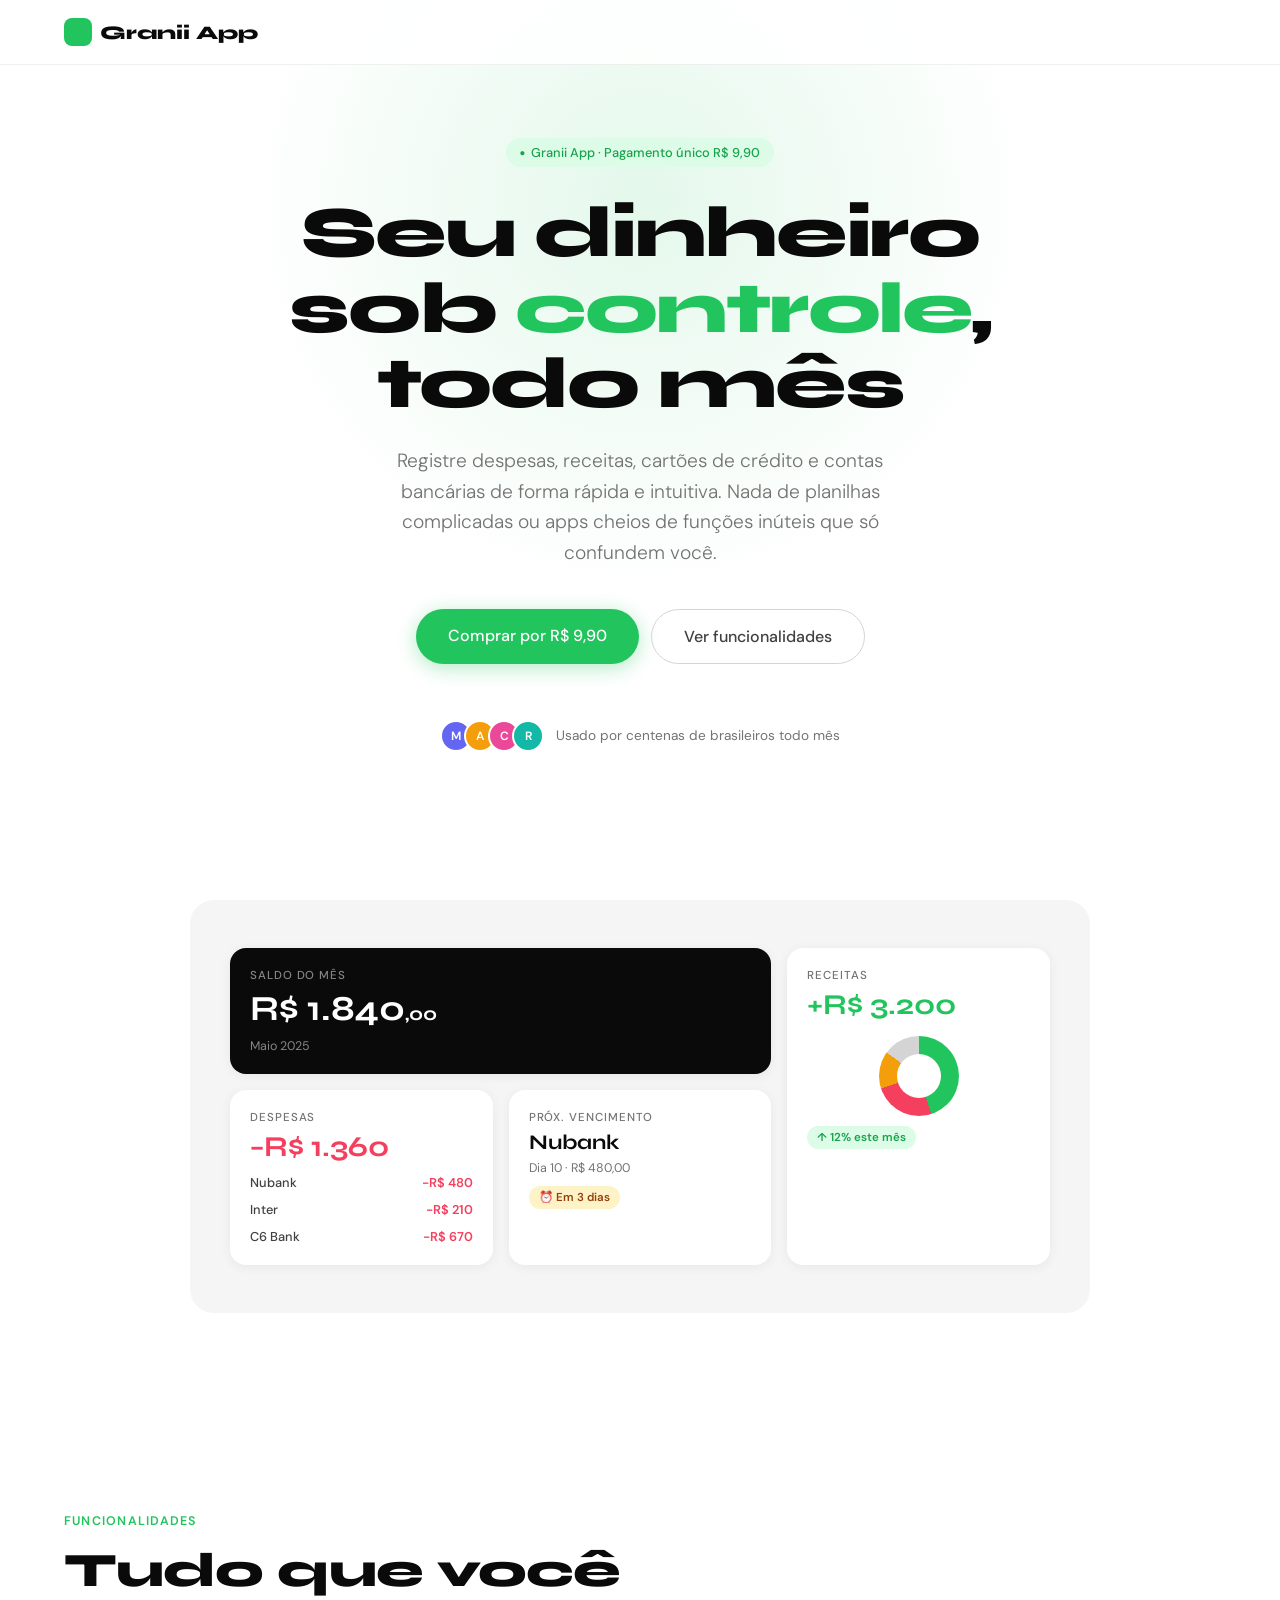
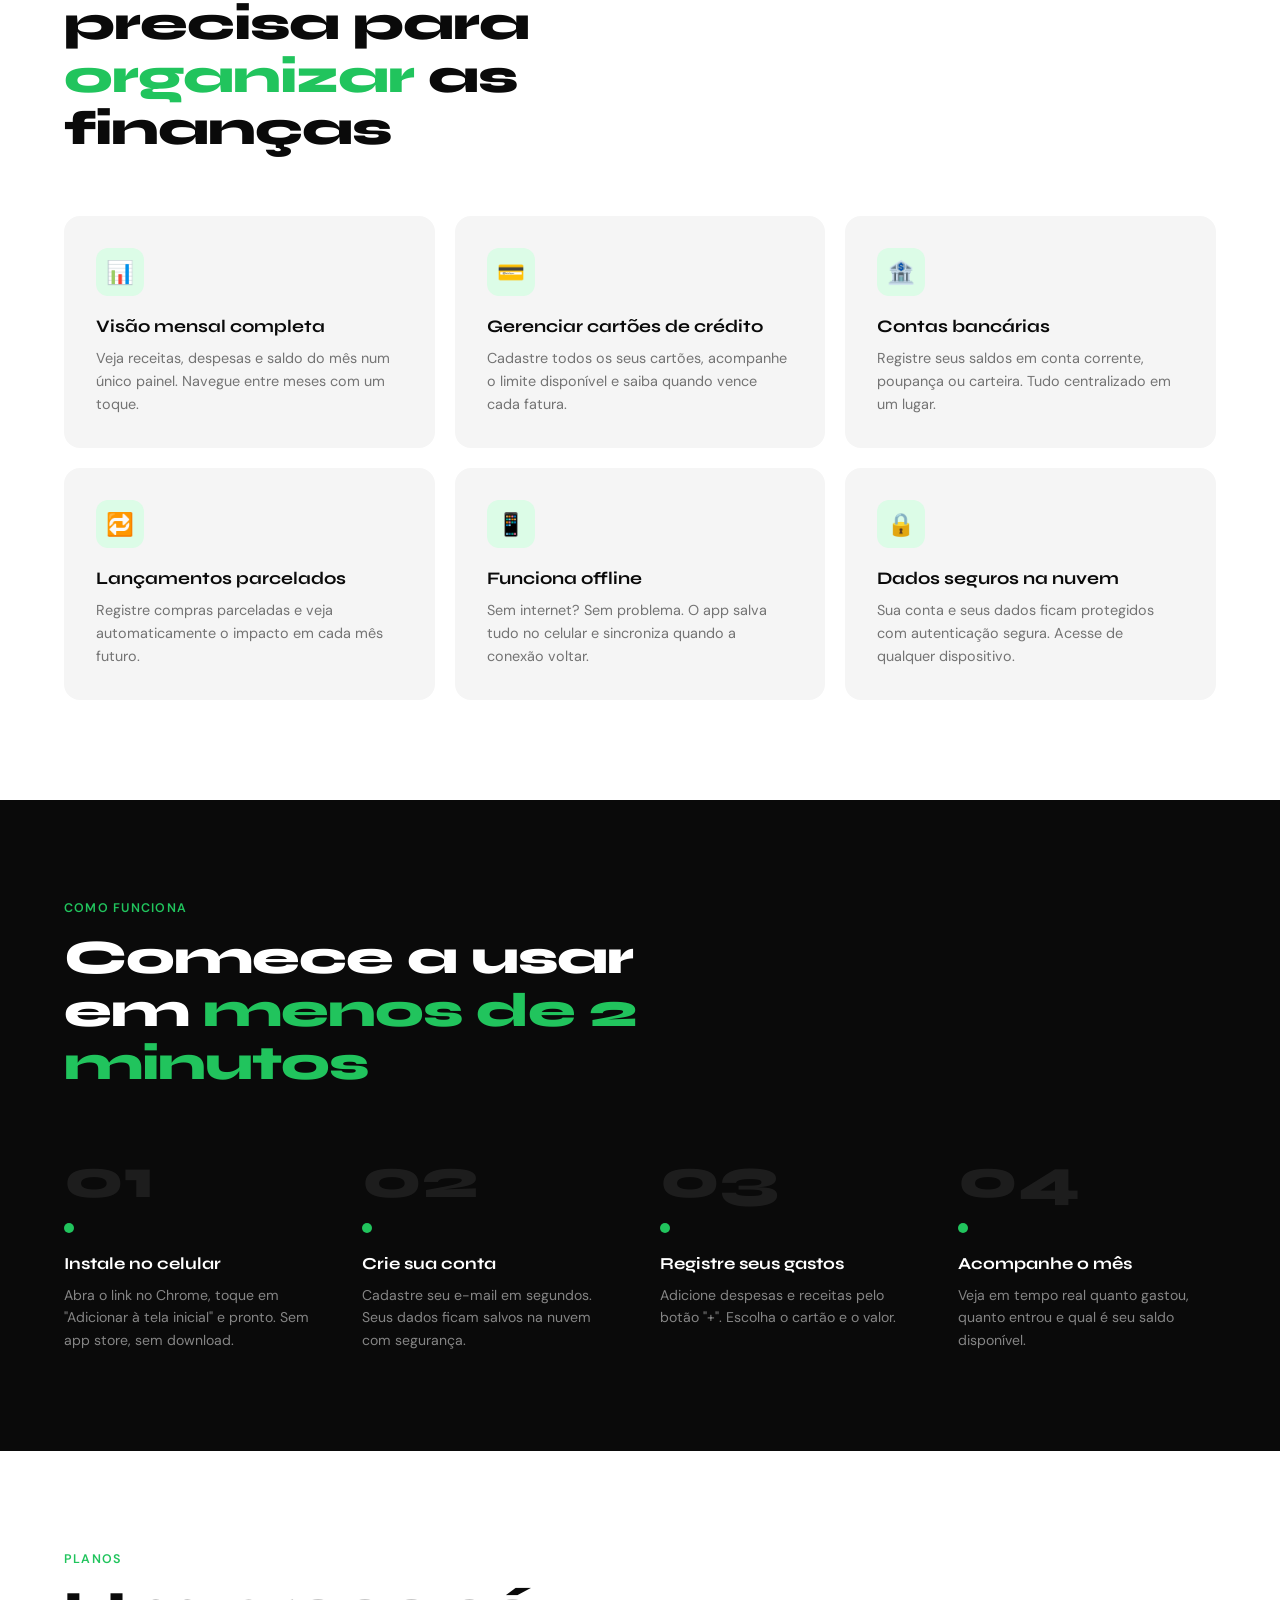
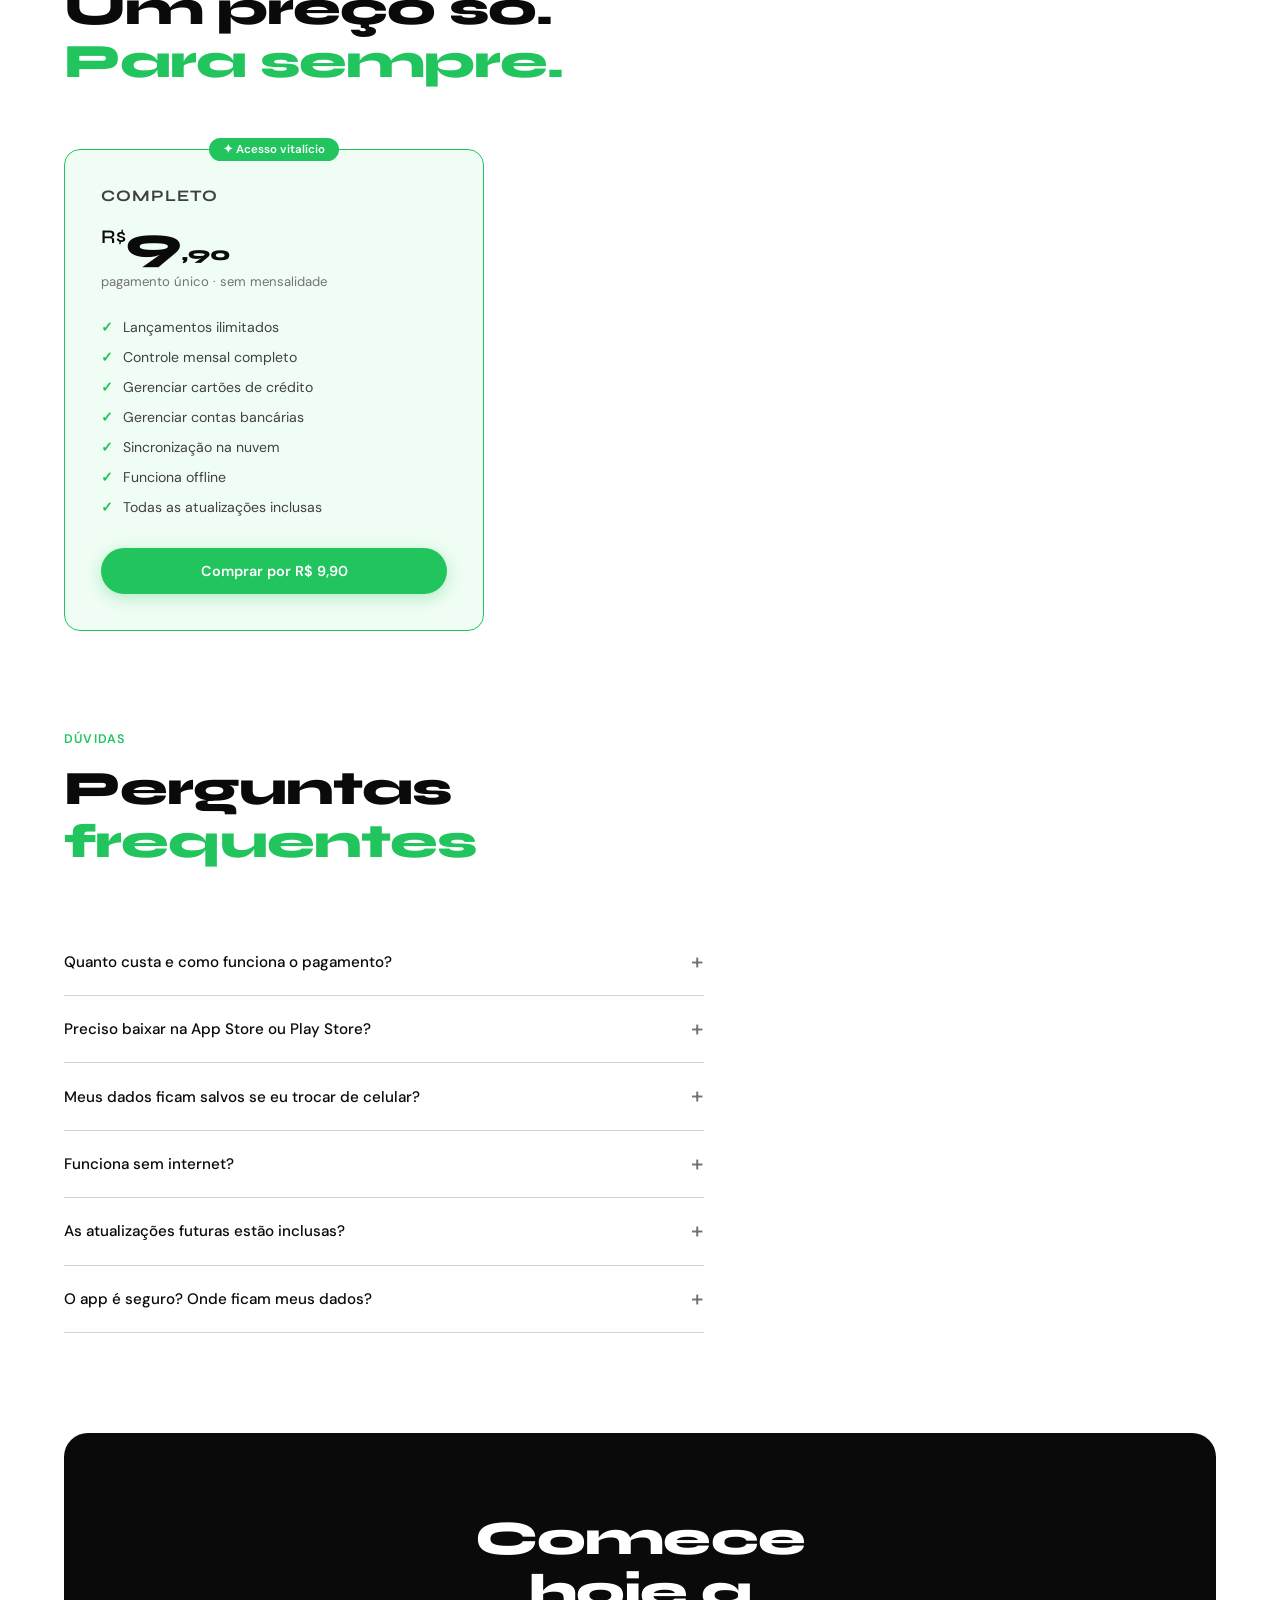
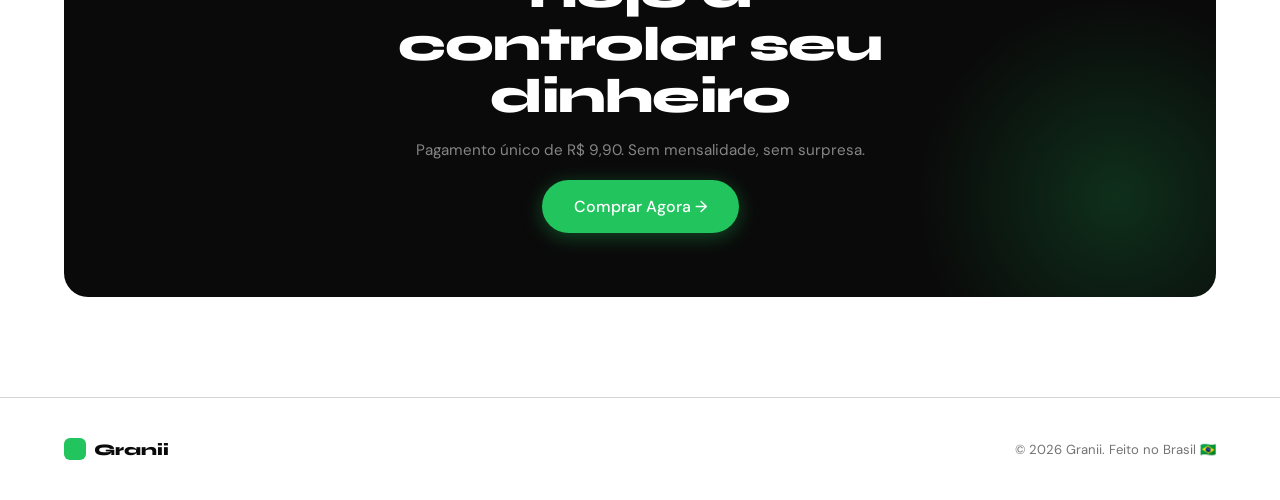
<file: pagina.html>
<!DOCTYPE html>
<html lang="pt-BR">
<head>
  <meta charset="UTF-8" />
  <meta name="viewport" content="width=device-width, initial-scale=1.0, maximum-scale=1.0, user-scalable=no" />
  <script src="js/disable-zoom.js"></script>
  <title>Granii — Controle seu dinheiro de verdade</title>
  <meta name="description" content="O app brasileiro para controlar gastos mensais, cartões de crédito e contas bancárias. Simples, rápido e funciona no celular." />
  <link href="https://fonts.googleapis.com/css2?family=Syne:wght@400;600;700;800&family=DM+Sans:wght@300;400;500&display=swap" rel="stylesheet">
  <style>
    *, *::before, *::after { box-sizing: border-box; margin: 0; padding: 0; }

    :root {
      --green: #21c45d;
      --green-dark: #17a34a;
      --green-light: #dcfce7;
      --green-xlight: #f0fdf4;
      --black: #0a0a0a;
      --gray-1: #171717;
      --gray-2: #404040;
      --gray-3: #737373;
      --gray-4: #d4d4d4;
      --gray-5: #f5f5f5;
      --white: #ffffff;
      --radius: 16px;
      --radius-sm: 10px;
    }

    html { scroll-behavior: smooth; }

    body {
      font-family: 'DM Sans', sans-serif;
      background: var(--white);
      color: var(--black);
      overflow-x: hidden;
    }

    /* ── NAV ── */
    nav {
      position: fixed;
      top: 0; left: 0; right: 0;
      z-index: 100;
      display: flex;
      justify-content: space-between;
      align-items: center;
      padding: 18px 5%;
      background: rgba(255,255,255,0.85);
      backdrop-filter: blur(12px);
      border-bottom: 1px solid rgba(0,0,0,0.06);
    }

    .nav-logo {
      font-family: 'Syne', sans-serif;
      font-weight: 800;
      font-size: 1.2rem;
      color: var(--black);
      text-decoration: none;
      display: flex;
      align-items: center;
      gap: 8px;
    }

    .nav-logo span {
      display: inline-block;
      width: 28px; height: 28px;
      background: var(--green);
      border-radius: 8px;
    }

    .nav-cta {
      background: var(--black);
      color: var(--white);
      padding: 10px 22px;
      border-radius: 50px;
      font-size: 0.85rem;
      font-weight: 500;
      text-decoration: none;
      transition: background 0.2s;
    }

    .nav-cta:hover { background: var(--green-dark); background: var(--green); }

    /* ── HERO ── */
.hero {
  min-height: 100vh;
  display: flex;
  flex-direction: column;
  justify-content: center;
  align-items: center;
  text-align: center;
  padding: 0 5% 10px;  /* sem padding-top */
  position: relative;
  overflow: hidden;
}

    .hero::before {
      content: '';
      position: absolute;
      top: -200px; left: 50%;
      transform: translateX(-50%);
      width: 800px; height: 800px;
      background: radial-gradient(circle, rgba(33,196,93,0.12) 0%, transparent 70%);
      pointer-events: none;
    }

    .hero-badge {
      display: inline-flex;
      align-items: center;
      gap: 6px;
      background: var(--green-light);
      color: var(--green-dark);
      padding: 6px 14px;
      border-radius: 50px;
      font-size: 0.8rem;
      font-weight: 500;
      margin-bottom: 28px;
      animation: fadeUp 0.6s ease both;
    }

    .hero-badge::before {
      content: '●';
      font-size: 0.6rem;
      animation: pulse 1.5s infinite;
    }

    @keyframes pulse {
      0%, 100% { opacity: 1; }
      50% { opacity: 0.3; }
    }

    h1 {
      font-family: 'Syne', sans-serif;
      font-weight: 800;
      font-size: clamp(2.4rem, 6vw, 4.5rem);
      line-height: 1.05;
      letter-spacing: -0.03em;
      color: var(--black);
      max-width: 800px;
      margin-bottom: 24px;
      animation: fadeUp 0.6s 0.1s ease both;
    }

    h1 em {
      font-style: normal;
      color: var(--green);
    }

    .hero-sub {
      font-size: clamp(1rem, 2vw, 1.2rem);
      color: var(--gray-3);
      max-width: 520px;
      line-height: 1.6;
      margin-bottom: 40px;
      font-weight: 300;
      animation: fadeUp 0.6s 0.2s ease both;
    }

    .hero-actions {
      display: flex;
      gap: 12px;
      flex-wrap: wrap;
      justify-content: center;
      animation: fadeUp 0.6s 0.3s ease both;
    }

    .btn-primary {
      background: var(--green);
      color: white;
      padding: 16px 32px;
      border-radius: 50px;
      font-size: 1rem;
      font-weight: 500;
      text-decoration: none;
      transition: all 0.2s;
      box-shadow: 0 4px 20px rgba(33,196,93,0.35);
    }

    .btn-primary:hover {
      background: var(--green-dark);
      transform: translateY(-2px);
      box-shadow: 0 8px 28px rgba(33,196,93,0.4);
    }

    .btn-secondary {
      background: transparent;
      color: var(--gray-2);
      padding: 16px 32px;
      border-radius: 50px;
      font-size: 1rem;
      font-weight: 500;
      text-decoration: none;
      border: 1.5px solid var(--gray-4);
      transition: all 0.2s;
    }

    .btn-secondary:hover {
      border-color: var(--gray-2);
      color: var(--black);
    }

    .hero-social {
      margin-top: 56px;
      display: flex;
      align-items: center;
      gap: 12px;
      font-size: 0.85rem;
      color: var(--gray-3);
      animation: fadeUp 0.6s 0.4s ease both;
    }

    .avatars {
      display: flex;
    }

    .avatars span {
      width: 32px; height: 32px;
      border-radius: 50%;
      border: 2px solid white;
      margin-left: -8px;
      display: inline-block;
      font-size: 0.75rem;
      display: flex;
      align-items: center;
      justify-content: center;
      font-weight: 600;
      color: white;
    }

    .avatars span:nth-child(1) { background: #6366f1; margin-left: 0; }
    .avatars span:nth-child(2) { background: #f59e0b; }
    .avatars span:nth-child(3) { background: #ec4899; }
    .avatars span:nth-child(4) { background: #14b8a6; }

    /* ── MOCKUP ── */
    .mockup-section {
      padding: 0 5% 100px;
      display: flex;
      justify-content: center;
    }

    .mockup-wrapper {
      position: relative;
      width: 100%;
      max-width: 900px;
    }

    .mockup-bg {
      background: var(--gray-5);
      border-radius: 24px;
      padding: 48px 40px;
      display: grid;
      grid-template-columns: 1fr 1fr 1fr;
      gap: 16px;
      animation: fadeUp 0.8s 0.5s ease both;
    }

    .mock-card {
      background: white;
      border-radius: var(--radius);
      padding: 20px;
      box-shadow: 0 2px 12px rgba(0,0,0,0.06);
    }

    .mock-card.featured {
      grid-column: span 2;
      background: var(--black);
      color: white;
    }

    .mock-card.tall {
      grid-row: span 2;
    }

    .mock-label {
      font-size: 0.72rem;
      font-weight: 500;
      text-transform: uppercase;
      letter-spacing: 0.08em;
      color: var(--gray-3);
      margin-bottom: 8px;
    }

    .mock-card.featured .mock-label { color: rgba(255,255,255,0.5); }

    .mock-value {
      font-family: 'Syne', sans-serif;
      font-size: 1.8rem;
      font-weight: 700;
      color: var(--black);
      line-height: 1;
    }

    .mock-card.featured .mock-value { color: white; font-size: 2.2rem; }

    .mock-value.green { color: var(--green); }
    .mock-value.red { color: #f43f5e; }

    .mock-bar-row {
      margin-top: 16px;
      display: flex;
      flex-direction: column;
      gap: 8px;
    }

    .mock-bar-item {
      display: flex;
      align-items: center;
      gap: 8px;
      font-size: 0.78rem;
      color: rgba(255,255,255,0.7);
    }

    .mock-bar-track {
      flex: 1;
      height: 4px;
      background: rgba(255,255,255,0.15);
      border-radius: 2px;
      overflow: hidden;
    }

    .mock-bar-fill {
      height: 100%;
      background: var(--green);
      border-radius: 2px;
    }

    .mock-list {
      margin-top: 12px;
      display: flex;
      flex-direction: column;
      gap: 10px;
    }

    .mock-list-item {
      display: flex;
      justify-content: space-between;
      align-items: center;
      font-size: 0.8rem;
    }

    .mock-list-item .name { color: var(--gray-2); font-weight: 500; }
    .mock-list-item .val { font-weight: 600; color: var(--black); }
    .mock-list-item .val.neg { color: #f43f5e; }

    .mock-donut {
      width: 80px; height: 80px;
      border-radius: 50%;
      background: conic-gradient(var(--green) 0% 45%, #f43f5e 45% 70%, #f59e0b 70% 85%, var(--gray-4) 85% 100%);
      margin: 16px auto 0;
      position: relative;
    }

    .mock-donut::after {
      content: '';
      position: absolute;
      inset: 18px;
      background: white;
      border-radius: 50%;
    }

    .mock-tag {
      display: inline-flex;
      align-items: center;
      gap: 4px;
      background: var(--green-light);
      color: var(--green-dark);
      padding: 4px 10px;
      border-radius: 50px;
      font-size: 0.72rem;
      font-weight: 600;
      margin-top: 10px;
    }

    /* ── FEATURES ── */
    .section {
      padding: 100px 5%;
    }

    .section-label {
      font-size: 0.78rem;
      font-weight: 600;
      text-transform: uppercase;
      letter-spacing: 0.1em;
      color: var(--green);
      margin-bottom: 16px;
    }

    h2 {
      font-family: 'Syne', sans-serif;
      font-size: clamp(1.8rem, 4vw, 3rem);
      font-weight: 800;
      line-height: 1.1;
      letter-spacing: -0.02em;
      color: var(--black);
      max-width: 600px;
      margin-bottom: 60px;
    }

    h2 em { font-style: normal; color: var(--green); }

    .features-grid {
      display: grid;
      grid-template-columns: repeat(auto-fit, minmax(280px, 1fr));
      gap: 20px;
    }

    .feature-card {
      background: var(--gray-5);
      border-radius: var(--radius);
      padding: 32px;
      transition: transform 0.2s;
    }

    .feature-card:hover { transform: translateY(-4px); }

    .feature-icon {
      width: 48px; height: 48px;
      background: var(--green-light);
      border-radius: 12px;
      display: flex;
      align-items: center;
      justify-content: center;
      font-size: 1.4rem;
      margin-bottom: 20px;
    }

    .feature-card h3 {
      font-family: 'Syne', sans-serif;
      font-size: 1.1rem;
      font-weight: 700;
      margin-bottom: 10px;
      color: var(--black);
    }

    .feature-card p {
      font-size: 0.9rem;
      color: var(--gray-3);
      line-height: 1.6;
    }

    /* ── HOW IT WORKS ── */
    .how-section {
      padding: 100px 5%;
      background: var(--black);
      color: white;
    }

    .how-section .section-label { color: var(--green); }
    .how-section h2 { color: white; }

    .steps {
      display: grid;
      grid-template-columns: repeat(auto-fit, minmax(220px, 1fr));
      gap: 40px;
      counter-reset: steps;
    }

    .step {
      counter-increment: steps;
      position: relative;
      padding-left: 0;
    }

    .step-num {
      font-family: 'Syne', sans-serif;
      font-size: 3.5rem;
      font-weight: 800;
      color: rgba(255,255,255,0.08);
      line-height: 1;
      margin-bottom: 16px;
    }

    .step h3 {
      font-family: 'Syne', sans-serif;
      font-size: 1.05rem;
      font-weight: 700;
      color: white;
      margin-bottom: 10px;
    }

    .step p {
      font-size: 0.88rem;
      color: rgba(255,255,255,0.5);
      line-height: 1.6;
    }

    .step-dot {
      width: 10px; height: 10px;
      background: var(--green);
      border-radius: 50%;
      margin-bottom: 20px;
    }

    /* ── PRICING ── */
    .pricing-grid {
      display: grid;
      grid-template-columns: repeat(auto-fit, minmax(280px, 1fr));
      gap: 20px;
      max-width: 800px;
    }

    .plan-card {
      border: 1.5px solid var(--gray-4);
      border-radius: var(--radius);
      padding: 36px;
      position: relative;
      transition: border-color 0.2s;
    }

    .plan-card:hover { border-color: var(--green); }

    .plan-card.featured-plan {
      border-color: var(--green);
      background: var(--green-xlight);
    }

    .plan-badge {
      position: absolute;
      top: -12px; left: 50%;
      transform: translateX(-50%);
      background: var(--green);
      color: white;
      padding: 4px 14px;
      border-radius: 50px;
      font-size: 0.72rem;
      font-weight: 600;
      white-space: nowrap;
    }

    .plan-name {
      font-family: 'Syne', sans-serif;
      font-size: 1rem;
      font-weight: 700;
      color: var(--gray-2);
      margin-bottom: 16px;
      text-transform: uppercase;
      letter-spacing: 0.06em;
    }

    .plan-price {
      font-family: 'Syne', sans-serif;
      font-size: 3rem;
      font-weight: 800;
      color: var(--black);
      line-height: 1;
      margin-bottom: 4px;
    }

    .plan-price sup {
      font-size: 1.2rem;
      vertical-align: super;
      font-weight: 600;
    }

    .plan-period {
      font-size: 0.82rem;
      color: var(--gray-3);
      margin-bottom: 28px;
    }

    .plan-features {
      list-style: none;
      display: flex;
      flex-direction: column;
      gap: 12px;
      margin-bottom: 32px;
    }

    .plan-features li {
      font-size: 0.88rem;
      color: var(--gray-2);
      display: flex;
      align-items: center;
      gap: 10px;
    }

    .plan-features li::before {
      content: '✓';
      color: var(--green);
      font-weight: 700;
      font-size: 0.9rem;
      flex-shrink: 0;
    }

    .plan-features li.off {
      color: var(--gray-4);
    }

    .plan-features li.off::before {
      content: '✕';
      color: var(--gray-4);
    }

    .plan-btn {
      display: block;
      text-align: center;
      padding: 14px;
      border-radius: 50px;
      font-size: 0.9rem;
      font-weight: 600;
      text-decoration: none;
      transition: all 0.2s;
    }

    .plan-btn.outline {
      border: 1.5px solid var(--gray-4);
      color: var(--gray-2);
    }

    .plan-btn.outline:hover {
      border-color: var(--black);
      color: var(--black);
    }

    .plan-btn.solid {
      background: var(--green);
      color: white;
      box-shadow: 0 4px 16px rgba(33,196,93,0.3);
    }

    .plan-btn.solid:hover {
      background: var(--green-dark);
      transform: translateY(-1px);
    }

    /* ── FAQ ── */
    .faq-list {
      max-width: 640px;
      display: flex;
      flex-direction: column;
      gap: 0;
    }

    .faq-item {
      border-bottom: 1px solid var(--gray-4);
    }

    .faq-question {
      width: 100%;
      background: none;
      border: none;
      padding: 22px 0;
      display: flex;
      justify-content: space-between;
      align-items: center;
      cursor: pointer;
      font-family: 'DM Sans', sans-serif;
      font-size: 0.95rem;
      font-weight: 500;
      color: var(--black);
      text-align: left;
      gap: 16px;
    }

    .faq-question:hover { color: var(--green); }

    .faq-icon {
      font-size: 1.4rem;
      color: var(--gray-3);
      transition: transform 0.3s;
      flex-shrink: 0;
      line-height: 1;
    }

    .faq-item.open .faq-icon { transform: rotate(45deg); color: var(--green); }

    .faq-answer {
      max-height: 0;
      overflow: hidden;
      transition: max-height 0.35s ease, padding 0.3s ease;
    }

    .faq-item.open .faq-answer { max-height: 200px; }

    .faq-answer p {
      padding-bottom: 20px;
      font-size: 0.88rem;
      color: var(--gray-3);
      line-height: 1.7;
    }

    /* ── CTA FINAL ── */
    .cta-section {
      margin: 0 5% 100px;
      background: var(--black);
      border-radius: 24px;
      padding: 80px 60px;
      text-align: center;
      position: relative;
      overflow: hidden;
    }

    .cta-section::before {
      content: '';
      position: absolute;
      bottom: -100px; right: -100px;
      width: 400px; height: 400px;
      background: radial-gradient(circle, rgba(33,196,93,0.2) 0%, transparent 70%);
      pointer-events: none;
    }

    .cta-section h2 {
      color: white;
      max-width: 500px;
      margin: 0 auto 16px;
    }

    .cta-section p {
      color: rgba(255,255,255,0.5);
      font-size: 0.95rem;
      margin-bottom: 36px;
    }

    /* ── FOOTER ── */
    footer {
      padding: 40px 5%;
      border-top: 1px solid var(--gray-4);
      display: flex;
      justify-content: space-between;
      align-items: center;
      flex-wrap: wrap;
      gap: 16px;
    }

    .footer-logo {
      font-family: 'Syne', sans-serif;
      font-weight: 800;
      font-size: 1rem;
      color: var(--black);
      display: flex;
      align-items: center;
      gap: 8px;
      text-decoration: none;
    }

    .footer-logo span {
      width: 22px; height: 22px;
      background: var(--green);
      border-radius: 6px;
      display: inline-block;
    }

    footer p {
      font-size: 0.82rem;
      color: var(--gray-3);
    }

    /* ── ANIMATIONS ── */
    @keyframes fadeUp {
      from { opacity: 0; transform: translateY(24px); }
      to   { opacity: 1; transform: translateY(0); }
    }

    .reveal {
      opacity: 0;
      transform: translateY(30px);
      transition: opacity 0.6s ease, transform 0.6s ease;
    }

    .reveal.visible {
      opacity: 1;
      transform: translateY(0);
    }

    /* ── RESPONSIVE ── */
    @media (max-width: 768px) {
      .mockup-bg {
        grid-template-columns: 1fr 1fr;
        padding: 28px 20px;
      }
      .mock-card.featured { grid-column: span 2; }
      .mock-card.tall { grid-row: auto; }
      .cta-section { padding: 48px 28px; }
      nav { padding: 14px 4%; }
      h1 { font-size: 2.2rem; }
    }

    @media (max-width: 480px) {
      .mockup-bg { grid-template-columns: 1fr; }
      .mock-card.featured { grid-column: span 1; }
      .hero-actions { flex-direction: column; align-items: stretch; text-align: center; }
    }
  </style>
</head>
<body>

<!-- NAV -->
<nav>
  <a href="#" class="nav-logo">
    <span></span>
    Granii App
  </a>
  <!-- <a href="#precos" class="nav-cta">Comprar por R$ 9,90</a> -->
</nav>

<!-- HERO -->
<section class="hero">
  <div class="hero-badge">Granii App · Pagamento único R$ 9,90</div>
  <h1>Seu dinheiro sob <em>controle</em>, todo mês</h1>
  <p class="hero-sub">Registre despesas, receitas, cartões de crédito e contas bancárias de forma rápida e intuitiva. Nada de planilhas complicadas ou apps cheios de funções inúteis que só confundem você.</p>
  <div class="hero-actions">
    <a href="#precos" class="btn-primary">Comprar por R$ 9,90</a>
    <a href="#funcionalidades" class="btn-secondary">Ver funcionalidades</a>
  </div>
  <div class="hero-social">
    <div class="avatars">
      <span>M</span><span>A</span><span>C</span><span>R</span>
    </div>
    Usado por centenas de brasileiros todo mês
  </div>
</section>

<!-- MOCKUP -->
<div class="mockup-section">
  <div class="mockup-wrapper">
    <div class="mockup-bg">

      <div class="mock-card featured">
        <div class="mock-label">Saldo do mês</div>
        <div class="mock-value">R$ 1.840<span style="font-size:1.2rem">,00</span></div>
        <div style="font-size:0.78rem; color:rgba(255,255,255,0.5); margin-top:12px;">Maio 2025</div>
      </div>

      <div class="mock-card tall">
        <div class="mock-label">Receitas</div>
        <div class="mock-value green">+R$ 3.200</div>
        <div class="mock-donut"></div>
        <div class="mock-tag">↑ 12% este mês</div>
      </div>

      <div class="mock-card">
        <div class="mock-label">Despesas</div>
        <div class="mock-value red">−R$ 1.360</div>
        <div class="mock-list">
          <div class="mock-list-item"><span class="name">Nubank</span><span class="val neg">−R$ 480</span></div>
          <div class="mock-list-item"><span class="name">Inter</span><span class="val neg">−R$ 210</span></div>
          <div class="mock-list-item"><span class="name">C6 Bank</span><span class="val neg">−R$ 670</span></div>
        </div>
      </div>

      <div class="mock-card">
        <div class="mock-label">Próx. vencimento</div>
        <div class="mock-value" style="font-size:1.3rem">Nubank</div>
        <div style="font-size:0.78rem; color:#737373; margin-top:6px">Dia 10 · R$ 480,00</div>
        <div class="mock-tag" style="background:#fef3c7; color:#92400e;">⏰ Em 3 dias</div>
      </div>

    </div>
  </div>
</div>

<!-- FEATURES -->
<section class="section" id="funcionalidades">
  <div class="section-label">Funcionalidades</div>
  <h2>Tudo que você precisa para <em>organizar</em> as finanças</h2>
  <div class="features-grid">
    <div class="feature-card reveal">
      <div class="feature-icon">📊</div>
      <h3>Visão mensal completa</h3>
      <p>Veja receitas, despesas e saldo do mês num único painel. Navegue entre meses com um toque.</p>
    </div>
    <div class="feature-card reveal">
      <div class="feature-icon">💳</div>
      <h3>Gerenciar cartões de crédito</h3>
      <p>Cadastre todos os seus cartões, acompanhe o limite disponível e saiba quando vence cada fatura.</p>
    </div>
    <div class="feature-card reveal">
      <div class="feature-icon">🏦</div>
      <h3>Contas bancárias</h3>
      <p>Registre seus saldos em conta corrente, poupança ou carteira. Tudo centralizado em um lugar.</p>
    </div>
    <div class="feature-card reveal">
      <div class="feature-icon">🔁</div>
      <h3>Lançamentos parcelados</h3>
      <p>Registre compras parceladas e veja automaticamente o impacto em cada mês futuro.</p>
    </div>
    <div class="feature-card reveal">
      <div class="feature-icon">📱</div>
      <h3>Funciona offline</h3>
      <p>Sem internet? Sem problema. O app salva tudo no celular e sincroniza quando a conexão voltar.</p>
    </div>
    <div class="feature-card reveal">
      <div class="feature-icon">🔒</div>
      <h3>Dados seguros na nuvem</h3>
      <p>Sua conta e seus dados ficam protegidos com autenticação segura. Acesse de qualquer dispositivo.</p>
    </div>
  </div>
</section>

<!-- HOW IT WORKS -->
<section class="how-section" id="como-funciona">
  <div class="section-label">Como funciona</div>
  <h2>Comece a usar em <em>menos de 2 minutos</em></h2>
  <div class="steps">
    <div class="step reveal">
      <div class="step-num">01</div>
      <div class="step-dot"></div>
      <h3>Instale no celular</h3>
      <p>Abra o link no Chrome, toque em "Adicionar à tela inicial" e pronto. Sem app store, sem download.</p>
    </div>
    <div class="step reveal">
      <div class="step-num">02</div>
      <div class="step-dot"></div>
      <h3>Crie sua conta</h3>
      <p>Cadastre seu e-mail em segundos. Seus dados ficam salvos na nuvem com segurança.</p>
    </div>
    <div class="step reveal">
      <div class="step-num">03</div>
      <div class="step-dot"></div>
      <h3>Registre seus gastos</h3>
      <p>Adicione despesas e receitas pelo botão "+". Escolha o cartão e o valor.</p>
    </div>
    <div class="step reveal">
      <div class="step-num">04</div>
      <div class="step-dot"></div>
      <h3>Acompanhe o mês</h3>
      <p>Veja em tempo real quanto gastou, quanto entrou e qual é seu saldo disponível.</p>
    </div>
  </div>
</section>

<!-- PRICING -->
<section class="section" id="precos">
  <div class="section-label">Planos</div>
  <h2>Um preço só. <em>Para sempre.</em></h2>
  <div class="pricing-grid" style="max-width: 420px;">

    <div class="plan-card featured-plan reveal">
      <div class="plan-badge">✦ Acesso vitalício</div>
      <div class="plan-name">Completo</div>
      <div class="plan-price"><sup>R$</sup>9<span style="font-size:1.2rem">,90</span></div>
      <div class="plan-period">pagamento único · sem mensalidade</div>
      <ul class="plan-features">
        <li>Lançamentos ilimitados</li>
        <li>Controle mensal completo</li>
        <li>Gerenciar cartões de crédito</li>
        <li>Gerenciar contas bancárias</li>
        <li>Sincronização na nuvem</li>
        <li>Funciona offline</li>
        <!-- <li>Múltiplos dispositivos</li> -->
        <li>Todas as atualizações inclusas</li>
      </ul>
      <a href="https://pay.kiwify.com.br/JSiN9tc" class="plan-btn solid">Comprar por R$ 9,90</a>
    </div>

  </div>
</section>

<!-- FAQ -->
<section class="section" style="padding-top: 0;" id="faq">
  <div class="section-label">Dúvidas</div>
  <h2>Perguntas <em>frequentes</em></h2>
  <div class="faq-list">

    <div class="faq-item">
      <button class="faq-question">
        Quanto custa e como funciona o pagamento?
        <span class="faq-icon">+</span>
      </button>
      <div class="faq-answer">
        <p>O Granii custa R$ 9,90 em pagamento único. Você paga uma vez e tem acesso completo para sempre, incluindo todas as atualizações futuras. Sem mensalidade, sem surpresa.</p>
      </div>
    </div>

    <div class="faq-item">
      <button class="faq-question">
        Preciso baixar na App Store ou Play Store?
        <span class="faq-icon">+</span>
      </button>
      <div class="faq-answer">
        <p>Não. O Granii é um PWA (Progressive Web App). Basta abrir o link no Chrome do seu celular Android e tocar em "Adicionar à tela inicial". Ele funciona como um app normal, sem ocupar espaço da loja.</p>
      </div>
    </div>

    <div class="faq-item">
      <button class="faq-question">
        Meus dados ficam salvos se eu trocar de celular?
        <span class="faq-icon">+</span>
      </button>
      <div class="faq-answer">
        <p>Sim. Seus dados são sincronizados automaticamente na nuvem. Basta fazer login em qualquer dispositivo e tudo estará lá.</p>
      </div>
    </div>

    <div class="faq-item">
      <button class="faq-question">
        Funciona sem internet?
        <span class="faq-icon">+</span>
      </button>
      <div class="faq-answer">
        <p>Sim! O app funciona 100% offline. Você pode registrar gastos mesmo sem conexão e, quando a internet voltar, tudo é sincronizado automaticamente.</p>
      </div>
    </div>

    <div class="faq-item">
      <button class="faq-question">
        As atualizações futuras estão inclusas?
        <span class="faq-icon">+</span>
      </button>
      <div class="faq-answer">
        <p>Sim. Pagou uma vez, tem tudo para sempre — incluindo todas as novas funcionalidades que forem adicionadas ao app.</p>
      </div>
    </div>

    <div class="faq-item">
      <button class="faq-question">
        O app é seguro? Onde ficam meus dados?
        <span class="faq-icon">+</span>
      </button>
      <div class="faq-answer">
        <p>Seus dados são armazenados com autenticação segura via Banco de dados na nuvem. Cada usuário acessa somente seus próprios dados — nenhuma informação é compartilhada.</p>
      </div>
    </div>

  </div>
</section>

<!-- CTA FINAL -->
<div class="cta-section reveal">
  <h2>Comece hoje a controlar seu dinheiro</h2>
  <p>Pagamento único de R$ 9,90. Sem mensalidade, sem surpresa.</p>
  <a href="https://pay.kiwify.com.br/JSiN9tc" class="btn-primary">Comprar Agora →</a>
</div>

<!-- FOOTER -->
<footer>
  <a href="#" class="footer-logo">
    <span></span>
    Granii
  </a>
  <p>© 2026 Granii. Feito no Brasil 🇧🇷</p>
</footer>

<script>
  // Scroll reveal
  const reveals = document.querySelectorAll('.reveal');
  const observer = new IntersectionObserver((entries) => {
    entries.forEach((entry, i) => {
      if (entry.isIntersecting) {
        setTimeout(() => entry.target.classList.add('visible'), i * 80);
        observer.unobserve(entry.target);
      }
    });
  }, { threshold: 0.1 });
  reveals.forEach(el => observer.observe(el));

  // FAQ accordion
  document.querySelectorAll('.faq-question').forEach(btn => {
    btn.addEventListener('click', () => {
      const item = btn.parentElement;
      const isOpen = item.classList.contains('open');
      document.querySelectorAll('.faq-item').forEach(i => i.classList.remove('open'));
      if (!isOpen) item.classList.add('open');
    });
  });
</script>

</body>
</html>
</file>
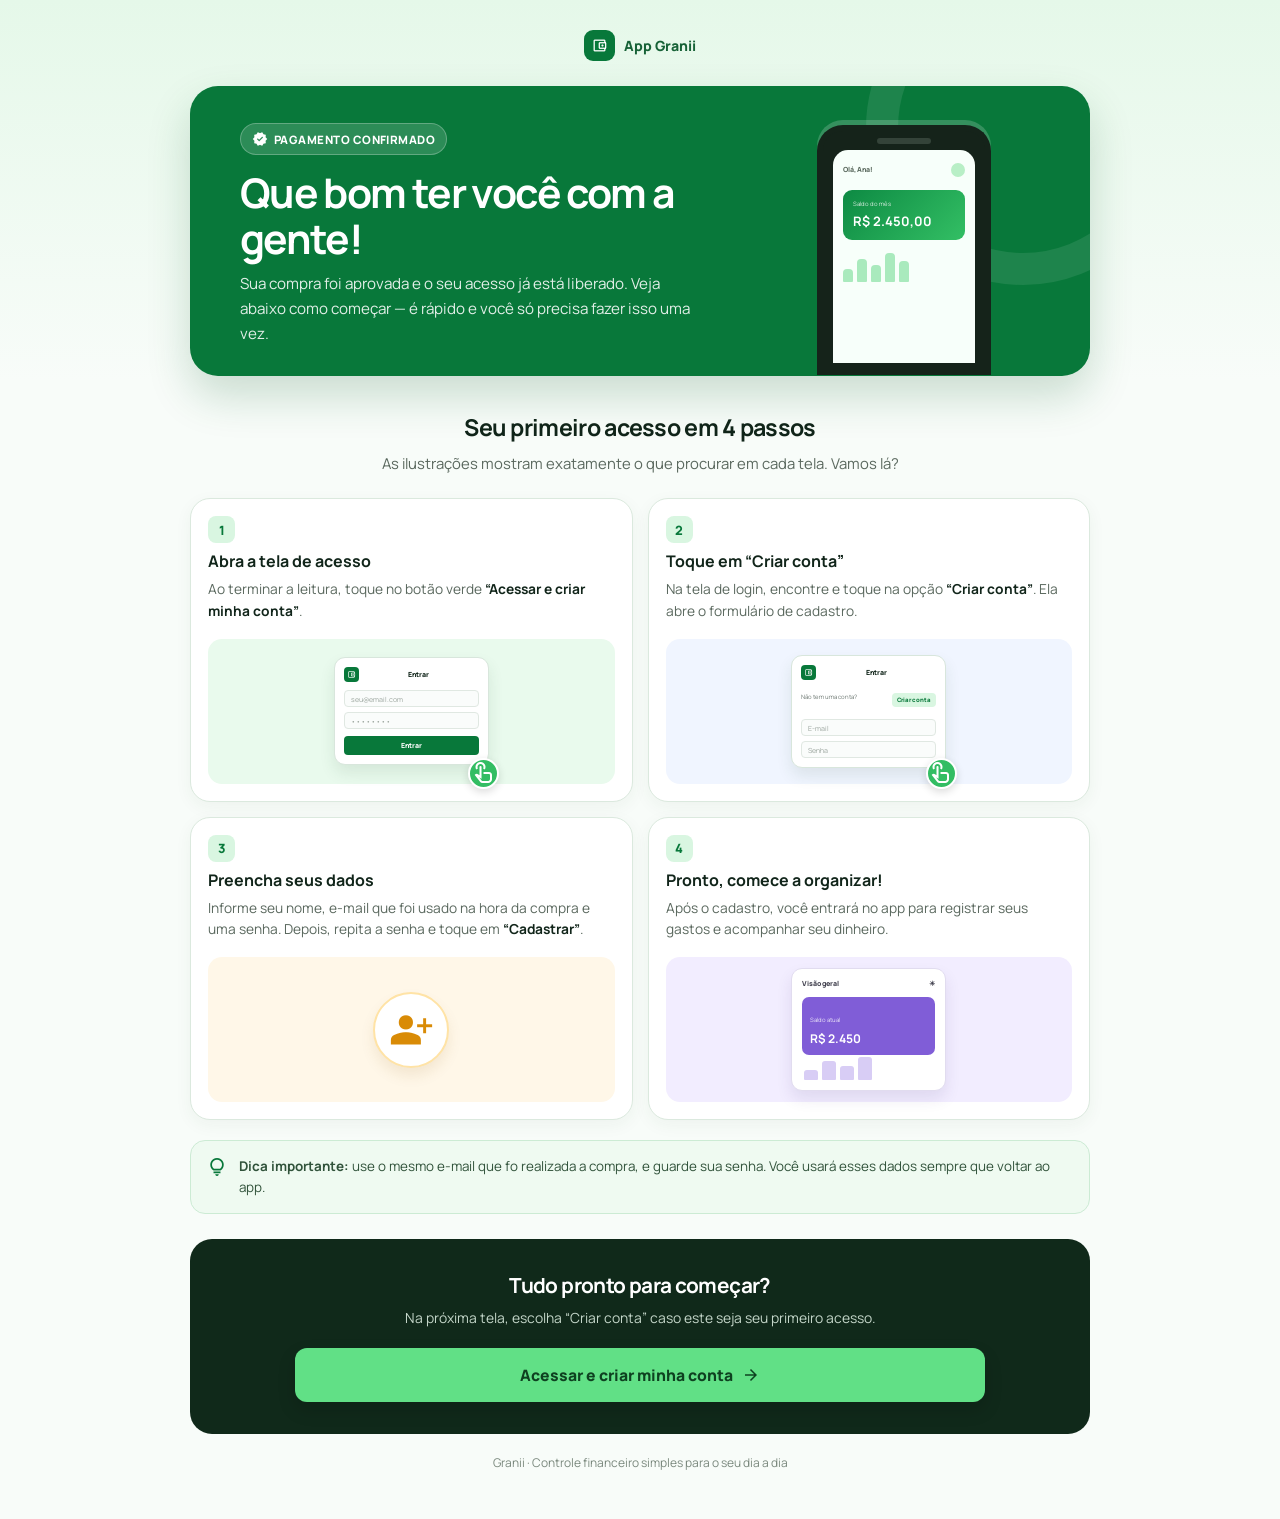
<file: pg-obrigado.html>
<!DOCTYPE html>
<html lang="pt-BR">
<head>
  <meta charset="UTF-8">
  <meta name="viewport" content="width=device-width, initial-scale=1.0, maximum-scale=1.0, user-scalable=no">
  <meta name="theme-color" content="#08783a">
  <title>Seu acesso está liberado | Granii</title>
  <link rel="icon" href="favicon.svg" type="image/svg+xml">
  <link rel="preconnect" href="https://fonts.googleapis.com">
  <link rel="preconnect" href="https://fonts.gstatic.com" crossorigin>
  <link href="https://fonts.googleapis.com/css2?family=Manrope:wght@400;500;600;700;800&display=swap" rel="stylesheet">
  <link href="https://fonts.googleapis.com/css2?family=Material+Symbols+Outlined:opsz,wght,FILL,GRAD@20..48,400..700,0..1,-50..200" rel="stylesheet">
  <style>
    :root { --green:#08783a; --pale:#e9faed; --ink:#11251a; --muted:#5a685e; --line:#dbe9de; }
    * { box-sizing:border-box; }
    body { margin:0; min-width:320px; color:var(--ink); background:linear-gradient(180deg,#e5f8e9 0,#f8fcf9 380px); font-family:Manrope,Arial,sans-serif; }
    .page { width:min(100% - 32px,900px); margin:auto; padding:30px 0 48px; }
    .brand { display:flex; justify-content:center; align-items:center; gap:9px; margin-bottom:25px; color:#176237; font-size:.88rem; font-weight:800; }
    .brand-mark { display:grid; width:31px; height:31px; place-items:center; color:#fff; background:var(--green); border-radius:9px; font-size:17px; }
    .hero { position:relative; display:grid; gap:25px; align-items:center; overflow:hidden; padding:29px 25px 0; background:#08783a; border-radius:28px; box-shadow:0 20px 44px rgba(17,94,46,.2); }
    .hero::after { content:""; position:absolute; width:250px; height:250px; top:-115px; right:-90px; border:32px solid rgba(255,255,255,.09); border-radius:50%; }
    .hero-copy { position:relative; z-index:1; padding-bottom:30px; color:#fff; text-align:center; }
    .badge { display:inline-flex; align-items:center; gap:6px; padding:7px 11px; background:rgba(255,255,255,.15); border:1px solid rgba(255,255,255,.25); border-radius:999px; font-size:.72rem; font-weight:800; letter-spacing:.04em; text-transform:uppercase; }
    .badge span { font-size:16px; font-variation-settings:'FILL' 1; }
    h1 { max-width:450px; margin:15px auto 9px; font-size:clamp(1.75rem,7vw,2.55rem); line-height:1.13; letter-spacing:-.04em; }
    .hero-copy p { max-width:460px; margin:0 auto; color:rgba(255,255,255,.88); font-size:.95rem; line-height:1.65; }
    .phone { position:relative; z-index:1; width:174px; height:250px; margin:auto; padding:19px 10px 12px; background:#15231a; border:6px solid #15231a; border-bottom:0; border-radius:26px 26px 0 0; box-shadow:0 -5px 0 rgba(255,255,255,.18); }
    .phone::before { content:""; position:absolute; width:54px; height:6px; top:7px; left:calc(50% - 27px); background:#344339; border-radius:99px; }
    .screen { height:100%; padding:13px 10px; background:#f7fffa; border-radius:15px 15px 0 0; }.screen-head { display:flex; justify-content:space-between; align-items:center; color:#5b6a5e; font-size:7px; font-weight:800; }.screen-avatar { width:14px; height:14px; background:#b8efc6; border-radius:50%; }.balance { margin-top:13px; padding:10px; color:#fff; background:linear-gradient(135deg,#0d8a43,#33bf64); border-radius:9px; }.balance small { display:block; font-size:6px; opacity:.85; }.balance b { display:block; margin-top:4px; font-size:13px; }.mini-chart { display:flex; height:30px; align-items:end; gap:4px; margin-top:12px; }.mini-chart i { width:10px; background:#a9eabd; border-radius:4px 4px 1px 1px; }.mini-chart i:nth-child(1){height:13px}.mini-chart i:nth-child(2){height:23px}.mini-chart i:nth-child(3){height:17px}.mini-chart i:nth-child(4){height:29px}.mini-chart i:nth-child(5){height:21px}
    .intro { padding:35px 15px 22px; text-align:center; } h2 { margin:0; font-size:1.45rem; letter-spacing:-.03em; }.intro p { max-width:550px; margin:9px auto 0; color:var(--muted); font-size:.93rem; line-height:1.6; }
    .guide { display:grid; gap:15px; }.step { position:relative; overflow:hidden; display:grid; gap:17px; align-items:center; padding:17px; background:#fff; border:1px solid var(--line); border-radius:20px; box-shadow:0 5px 17px rgba(36,79,47,.05); }.step-visual { display:grid; height:128px; place-items:center; background:var(--pale); border-radius:14px; }.step:nth-child(2) .step-visual { background:#f0f5ff; }.step:nth-child(3) .step-visual { background:#fff7e8; }.step:nth-child(4) .step-visual { background:#f2edff; }.step-content { padding-right:4px; }.number { display:inline-grid; width:27px; height:27px; margin-bottom:7px; place-items:center; color:var(--green); background:#d9f6e1; border-radius:8px; font-size:.8rem; font-weight:800; }h3 { margin:0 0 6px; font-size:1rem; }.step-content p { margin:0; color:var(--muted); font-size:.86rem; line-height:1.58; }.step-content strong { color:var(--ink); }
    .mock { width:155px; padding:9px; background:#fff; border:1px solid #d8e6dc; border-radius:11px; box-shadow:0 8px 15px rgba(35,83,48,.1); font-size:7px; }.mock-top { display:flex; align-items:center; justify-content:space-between; margin-bottom:8px; font-weight:800; }.mock-logo { display:grid; width:15px; height:15px; place-items:center; color:#fff; background:var(--green); border-radius:4px; font-size:9px; }.field { height:17px; margin-top:5px; padding:4px 6px; color:#9ba59e; background:#fafcfb; border:1px solid #e0e8e2; border-radius:4px; }.mock-button { margin-top:7px; padding:5px; color:#fff; text-align:center; background:var(--green); border-radius:4px; font-weight:800; }.tap { position:absolute; display:grid; width:31px; height:31px; right:calc(50% - 88px); bottom:12px; place-items:center; color:#fff; background:#33bd63; border:2px solid #fff; border-radius:50%; box-shadow:0 3px 8px rgba(0,0,0,.14); }.tap span { font-size:18px; }.toggle-line { display:flex; justify-content:space-between; padding:5px 0 7px; color:#6b7670; font-size:6px; }.toggle { padding:3px 5px; color:var(--green); background:#d9f6e1; border-radius:4px; font-weight:800; }.done { display:grid; width:76px; height:76px; place-items:center; color:#d98b06; background:#fff; border:2px solid #ffe3a6; border-radius:50%; box-shadow:0 8px 14px rgba(135,88,0,.1); }.done span { font-size:45px; font-variation-settings:'FILL' 1; }.dashboard { width:155px; padding:10px; background:#fff; border:1px solid #e1dcef; border-radius:11px; box-shadow:0 8px 15px rgba(58,36,110,.1); }.dash-title { display:flex; justify-content:space-between; color:#41404e; font-size:7px; font-weight:800; }.dash-card { margin-top:9px; padding:8px; color:#fff; background:#805dd7; border-radius:7px; }.dash-card small { font-size:6px; opacity:.85; }.dash-card b { display:block; margin-top:3px; font-size:12px; }.dash-bars { display:flex; align-items:end; height:25px; gap:4px; padding:6px 2px 0; }.dash-bars i { width:14px; background:#d8cdf5; border-radius:3px 3px 1px 1px; }.dash-bars i:nth-child(1){height:10px}.dash-bars i:nth-child(2){height:19px}.dash-bars i:nth-child(3){height:14px}.dash-bars i:nth-child(4){height:23px}
    .tip { display:flex; gap:11px; margin-top:20px; padding:15px; color:#31533b; background:#effaf1; border:1px solid #ccebd4; border-radius:15px; font-size:.84rem; line-height:1.55; }.tip span { color:var(--green); font-size:22px; }.tip p { margin:0; }.access { margin-top:25px; padding:28px 20px; text-align:center; background:#10291a; border-radius:22px; }.access h2 { color:#fff; font-size:1.3rem; }.access p { margin:8px 0 20px; color:#c4d6c9; font-size:.87rem; line-height:1.55; }.button { display:inline-flex; width:100%; min-height:54px; align-items:center; justify-content:center; gap:8px; color:#0e4120; background:#61e086; border-radius:12px; box-shadow:0 8px 18px rgba(0,0,0,.16); font-size:.98rem; font-weight:800; text-decoration:none; transition:transform .18s,background .18s; }.button:hover { background:#88ed9f; transform:translateY(-2px); }.button:focus-visible { outline:3px solid #fff; outline-offset:3px; }.button span { font-size:20px; }footer { margin-top:20px; color:#7b897e; text-align:center; font-size:.75rem; }
    @media (min-width:600px) { .hero { grid-template-columns:1.3fr .7fr; padding:37px 50px 0; }.hero-copy { text-align:left; }h1,.hero-copy p { margin-left:0; }.phone { align-self:end; }.guide { grid-template-columns:1fr 1fr; }.step { grid-template-columns:1fr; }.step-visual { order:2; height:145px; }.step-content { order:1; }.access { padding:32px 105px; } }
  </style>
</head>
<body>
  <main class="page">
    <div class="brand"><span class="brand-mark material-symbols-outlined">account_balance_wallet</span>App Granii</div>
    <section class="hero" aria-labelledby="titulo-principal"><div class="hero-copy"><div class="badge"><span class="material-symbols-outlined">verified</span> Pagamento confirmado</div><h1 id="titulo-principal">Que bom ter você com a gente!</h1><p>Sua compra foi aprovada e o seu acesso já está liberado. Veja abaixo como começar — é rápido e você só precisa fazer isso uma vez.</p></div><div class="phone" aria-label="Ilustração do painel do aplicativo"><div class="screen"><div class="screen-head"><span>Olá, Ana!</span><i class="screen-avatar"></i></div><div class="balance"><small>Saldo do mês</small><b>R$ 2.450,00</b></div><div class="mini-chart"><i></i><i></i><i></i><i></i><i></i></div></div></div></section>
    <section class="intro" aria-labelledby="como-comecar"><h2 id="como-comecar">Seu primeiro acesso em 4 passos</h2><p>As ilustrações mostram exatamente o que procurar em cada tela. Vamos lá?</p></section>
    <section class="guide" aria-label="Guia ilustrado de primeiro acesso">
      <article class="step"><div class="step-content"><span class="number">1</span><h3>Abra a tela de acesso</h3><p>Ao terminar a leitura, toque no botão verde <strong>“Acessar e criar minha conta”</strong>.</p></div><div class="step-visual"><div class="mock"><div class="mock-top"><span class="mock-logo material-symbols-outlined">account_balance_wallet</span><span>Entrar</span><span></span></div><div class="field">seu@email.com</div><div class="field">••••••••</div><div class="mock-button">Entrar</div></div><span class="tap material-symbols-outlined">touch_app</span></div></article>
      <article class="step"><div class="step-content"><span class="number">2</span><h3>Toque em “Criar conta”</h3><p>Na tela de login, encontre e toque na opção <strong>“Criar conta”</strong>. Ela abre o formulário de cadastro.</p></div><div class="step-visual"><div class="mock"><div class="mock-top"><span class="mock-logo material-symbols-outlined">account_balance_wallet</span><span>Entrar</span><span></span></div><div class="toggle-line"><span>Não tem uma conta?</span><b class="toggle">Criar conta</b></div><div class="field">E-mail</div><div class="field">Senha</div></div><span class="tap material-symbols-outlined">touch_app</span></div></article>
      <article class="step"><div class="step-content"><span class="number">3</span><h3>Preencha seus dados</h3><p>Informe seu nome, e-mail que foi usado na hora da compra e uma senha. Depois, repita a senha e toque em <strong>“Cadastrar”</strong>.</p></div><div class="step-visual"><div class="done"><span class="material-symbols-outlined">person_add</span></div></div></article>
      <article class="step"><div class="step-content"><span class="number">4</span><h3>Pronto, comece a organizar!</h3><p>Após o cadastro, você entrará no app para registrar seus gastos e acompanhar seu dinheiro.</p></div><div class="step-visual"><div class="dashboard"><div class="dash-title"><span>Visão geral</span><span>☀</span></div><div class="dash-card"><small>Saldo atual</small><b>R$ 2.450</b></div><div class="dash-bars"><i></i><i></i><i></i><i></i></div></div></div></article>
    </section>
    <aside class="tip"><span class="material-symbols-outlined">lightbulb</span><p><strong>Dica importante:</strong> use o mesmo e-mail que fo realizada a compra, e guarde sua senha. Você usará esses dados sempre que voltar ao app.</p></aside>
    <section class="access" aria-labelledby="pronto"><h2 id="pronto">Tudo pronto para começar?</h2><p>Na próxima tela, escolha “Criar conta” caso este seja seu primeiro acesso.</p><a class="button" href="login.html">Acessar e criar minha conta <span class="material-symbols-outlined">arrow_forward</span></a></section>
    <footer>Granii · Controle financeiro simples para o seu dia a dia</footer>
  </main>
</body>
</html>
</file>
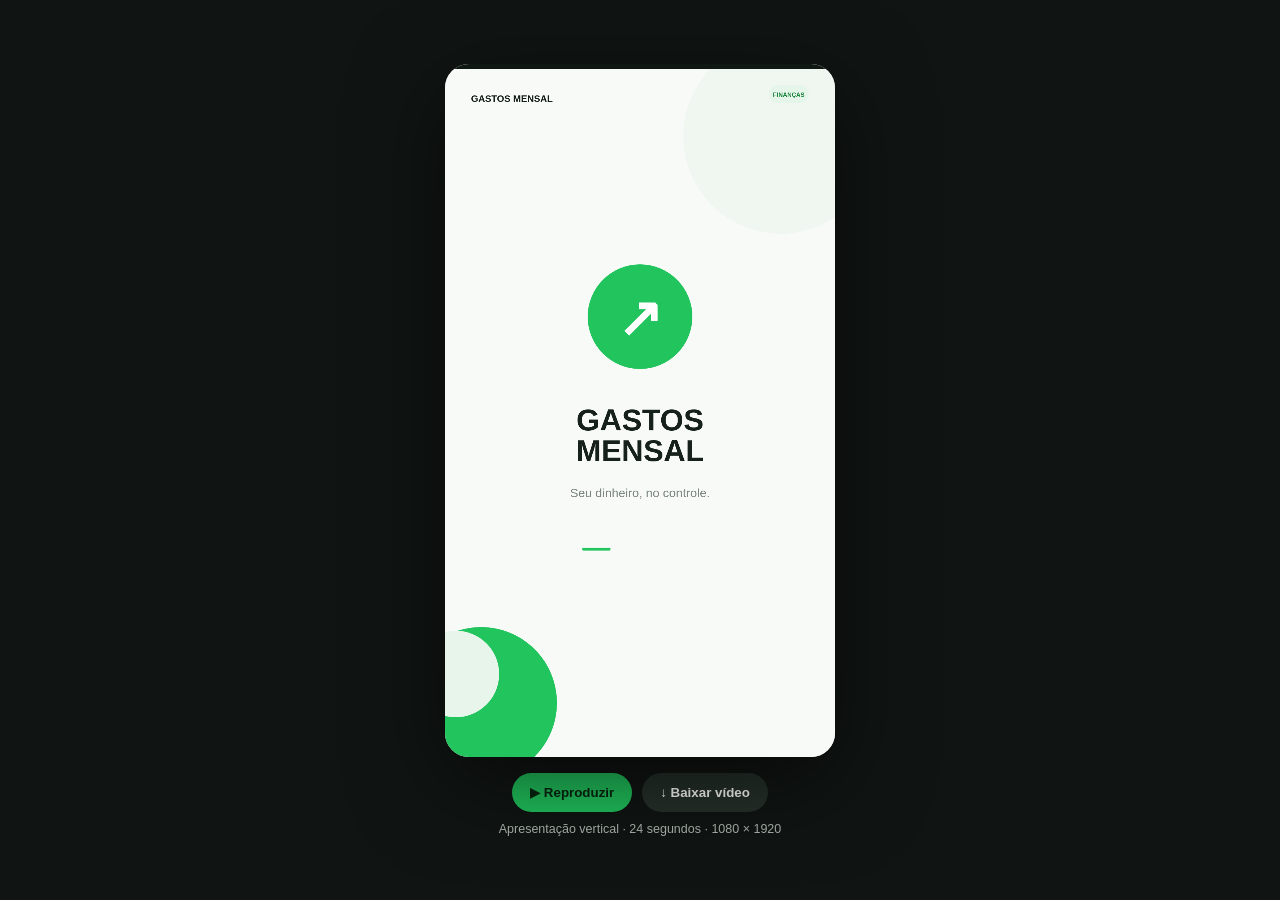
<file: video-apresentacao.html>
<!doctype html>
<html lang="pt-BR">
<head>
<meta charset="utf-8"><meta name="viewport" content="width=device-width,initial-scale=1">
<title>Gastos Mensal — Apresentação</title>
<style>
*{box-sizing:border-box}body{margin:0;min-height:100vh;background:#101513;color:#fff;font:15px Inter,Arial,sans-serif;display:grid;place-items:center}.stage{width:min(92vw,390px);text-align:center}.frame{position:relative;width:100%;aspect-ratio:9/16;border-radius:24px;overflow:hidden;box-shadow:0 24px 90px #0009;background:#f7faf7}canvas{display:block;width:100%;height:100%}.controls{display:flex;gap:10px;justify-content:center;margin-top:16px}.controls button{border:0;border-radius:99px;padding:12px 18px;font-weight:700;background:#21c45d;color:#082510;cursor:pointer}.controls button.secondary{background:#26312b;color:#fff}small{display:block;color:#aab4ad;margin-top:10px}
</style></head><body><main class="stage"><div class="frame"><canvas id="c" width="1080" height="1920"></canvas></div><div class="controls"><button id="play">▶ Reproduzir</button><button class="secondary" id="save">↓ Baixar vídeo</button></div><small>Apresentação vertical · 24 segundos · 1080 × 1920</small></main>
<script>
const c=document.querySelector('#c'),x=c.getContext('2d'),W=1080,H=1920,G='#21c45d',D='#f7faf7',INK='#17211b',MUT='#7d8980',RED='#f05b5b';let start=performance.now(),recording=false,rec,chunks=[];
const clamp=(v,a=0,b=1)=>Math.max(a,Math.min(b,v)),ease=t=>{t=clamp(t);return t*t*(3-2*t)},fmt='R$';
function rr(a,b,w,h,r,fill,stroke){x.beginPath();x.roundRect(a,b,w,h,r);if(fill){x.fillStyle=fill;x.fill()}if(stroke){x.strokeStyle=stroke;x.lineWidth=2;x.stroke()}}
function txt(s,a,b,size=36,color=INK,weight=500,align='left'){x.font=`${weight} ${size}px Inter,Arial`;x.fillStyle=color;x.textAlign=align;x.fillText(s,a,b)}
function line(a,b,d,e,color='#e6ece7',width=2){x.beginPath();x.moveTo(a,b);x.lineTo(d,e);x.strokeStyle=color;x.lineWidth=width;x.stroke()}
function base(t){x.fillStyle=D;x.fillRect(0,0,W,H);x.fillStyle='#eff7f0';x.beginPath();x.arc(930,200,270,0,7);x.fill();x.fillStyle=G;x.beginPath();x.arc(100,1770,210,0,7);x.fill();x.fillStyle='#e8f5eb';x.beginPath();x.arc(30,1690,120,0,7);x.fill();x.fillStyle='#101813';x.fillRect(0,0,W,14);txt('GASTOS MENSAL',72,105,26,INK,700);rr(897,58,110,50,25,'#e6f5e9');txt('FINANÇAS',952,91,17,'#17833c',700,'center')}
function header(kicker,title,sub,t){txt(kicker.toUpperCase(),72,255,22,'#18883f',700);let y=340;title.forEach((s,i)=>txt(s,72,y+i*86,68,INK,700));txt(sub,72,y+title.length*86+18,28,MUT,400);}
function screenPhone(y,scale=1){x.save();x.translate(540,y);x.scale(scale,scale);x.translate(-420,-560);rr(0,0,840,1120,70,'#17221b');rr(16,16,808,1088,56,'#f7faf7');rr(355,24,130,18,9,'#17221b');x.restore()}
function scene0(q){base(q);x.fillStyle=G;x.beginPath();x.arc(540,700,145,0,Math.PI*2);x.fill();txt('↗',540,755,150,'#fff',700,'center');txt('GASTOS',540,1015,84,INK,700,'center');txt('MENSAL',540,1100,84,INK,700,'center');txt('Seu dinheiro, no controle.',540,1200,34,MUT,400,'center');rr(380,1340,320*ease(q),8,4,G);}
function scene1(q){base(q);header('Tudo em um só lugar',['Clareza para','decidir melhor'],'Acompanhe sua vida financeira.',q);screenPhone(720,.82);let p=ease((q-.12)/.7);rr(130,790,820,420,34,'#fff','#e8eee9');txt('Saldo atual',185,870,27,MUT);txt('R$ 8.450,00',185,970,70,INK,700);rr(185,1030,710*p,12,6,G);txt('↑  Receitas',185,1125,25,'#18883f',600);txt('↓  Despesas',540,1125,25,RED,600);rr(165,1450,750,130,26,'#e7f7ea');txt('Seu mês em perspectiva',210,1530,30,INK,600);txt('simples, rápido e visual',210,1575,23,MUT);}
function scene2(q){base(q);header('Visão mensal',['Receitas e gastos,','lado a lado'],'Entenda o ritmo do seu mês.',q);screenPhone(720,.82);rr(130,790,820,575,34,'#fff','#e8eee9');txt('Resumo do mês',185,870,28,MUT,600);txt('R$ 2.180,00',185,960,58,INK,700);txt('saldo positivo',185,1008,24,'#18883f',600);line(185,1060,890,1060);let vals=[.26,.38,.32,.56,.48,.7,.62,.82,.75,.93];for(let i=0;i<vals.length;i++){let xx=210+i*66,h=200*vals[i]*ease((q-i*.025)/.45);rr(xx,1300-h,28,h,14,i%3===0?G:'#a6e3b5');}txt('JAN       FEV       MAR       ABR       MAI',200,1330,18,MUT);rr(130,1410,820,160,30,'#fff');txt('Gastos por categoria',180,1480,28,INK,600);txt('Casa  ·  Mercado  ·  Transporte',180,1525,22,MUT);}
function scene3(q){base(q);header('Organização inteligente',['Cada gasto','no seu lugar'],'Categorias que mostram o que importa.',q);screenPhone(720,.82);rr(130,790,820,670,34,'#fff','#e8eee9');txt('Gastos por categoria',185,870,29,INK,600);let cats=[['Casa',.72,G],['Mercado',.54,'#77d995'],['Transporte',.38,'#abdcb8'],['Lazer',.22,'#d2e9d8']];cats.forEach((a,i)=>{let yy=980+i*115;txt(a[0],185,yy,25,INK,500);txt(['R$ 1.240','R$ 680','R$ 420','R$ 260'][i],890,yy,24,MUT,500,'right');rr(185,yy+20,700,14,7,'#edf1ed');rr(185,yy+20,700*a[1]*ease((q-i*.07)/.4),14,7,a[2]);});rr(130,1490,820,120,28,'#e7f7ea');txt('Mais consciência. Menos surpresa.',540,1560,28,'#157f39',600,'center');}
function scene4(q){base(q);header('Seu dia a dia',['Controle na','ponta dos dedos'],'Lançamentos e vencimentos organizados.',q);screenPhone(720,.82);rr(130,790,820,600,34,'#fff','#e8eee9');txt('Últimos lançamentos',185,870,29,INK,600);let rows=[['Mercado','Hoje · Alimentação','− R$ 186,40',RED],['Salário','Hoje · Receita','+ R$ 4.800,00',G],['Internet','Amanhã · Contas','− R$ 99,90',RED]];rows.forEach((r,i)=>{let yy=980+i*145;x.fillStyle=i===1?'#e4f6e9':'#f0f4f0';x.beginPath();x.arc(215,yy-8,32,0,7);x.fill();txt(i===0?'⌂':i===1?'↑':'◷',215,yy+2,27,i===1?'#17883c':'#68746b',700,'center');txt(r[0],275,yy-8,25,INK,600);txt(r[1],275,yy+30,19,MUT);txt(r[2],890,yy,23,r[3],600,'right');if(i<2)line(185,yy+66,890,yy+66);});rr(185,1350,700,72,36,G);txt('Tudo organizado em um só app',535,1396,24,'#fff',700,'center');}
function scene5(q){x.fillStyle='#122018';x.fillRect(0,0,W,H);x.fillStyle='#193b26';x.beginPath();x.arc(540,740,430,0,7);x.fill();x.fillStyle=G;x.beginPath();x.arc(540,720,140,0,7);x.fill();txt('✓',540,780,140,'#fff',700,'center');txt('GASTOS MENSAL',540,1040,68,'#fff',700,'center');txt('Seu dinheiro. Suas escolhas.',540,1130,30,'#b9d8c0',400,'center');rr(200,1270,680,100,50,G);txt('Comece a organizar',540,1335,30,'#092310',700,'center');txt('CONTROLE • CLAREZA • TRANQUILIDADE',540,1495,20,'#aacbb2',600,'center');}
const scenes=[scene0,scene1,scene2,scene3,scene4,scene5],dur=[3.5,4.2,4.2,4.2,4.2,3.7],total=dur.reduce((a,b)=>a+b,0);
function draw(now){let elapsed=((now-start)/1000)%total,acc=0,i=0;for(;i<dur.length-1&&elapsed>acc+dur[i];i++)acc+=dur[i];let q=clamp((elapsed-acc)/dur[i]);x.save();let intro=ease(clamp(q*4));x.globalAlpha=intro;scenes[i](q);x.restore();if(recording&&rec?.state==='recording'&&(now-start)/1000>=total){rec.stop();recording=false}requestAnimationFrame(draw)}
document.querySelector('#play').onclick=()=>{start=performance.now();};
document.querySelector('#save').onclick=()=>{if(!window.MediaRecorder){alert('Seu navegador não oferece gravação de vídeo.');return}start=performance.now();chunks=[];let stream=c.captureStream(30);let mime=['video/webm;codecs=vp9','video/webm;codecs=vp8','video/webm'].find(m=>MediaRecorder.isTypeSupported(m));rec=new MediaRecorder(stream,{mimeType:mime,videoBitsPerSecond:6500000});rec.ondataavailable=e=>{if(e.data.size)chunks.push(e.data)};rec.onstop=()=>{let blob=new Blob(chunks,{type:mime});let a=document.createElement('a');a.href=URL.createObjectURL(blob);a.download='gastos-mensal-apresentacao.webm';a.click();setTimeout(()=>URL.revokeObjectURL(a.href),5000);document.querySelector('#save').textContent='↓ Baixar vídeo novamente'};rec.start();recording=true;document.querySelector('#save').textContent='Gravando… 24 s';};requestAnimationFrame(draw);
</script></body></html>
</file>
